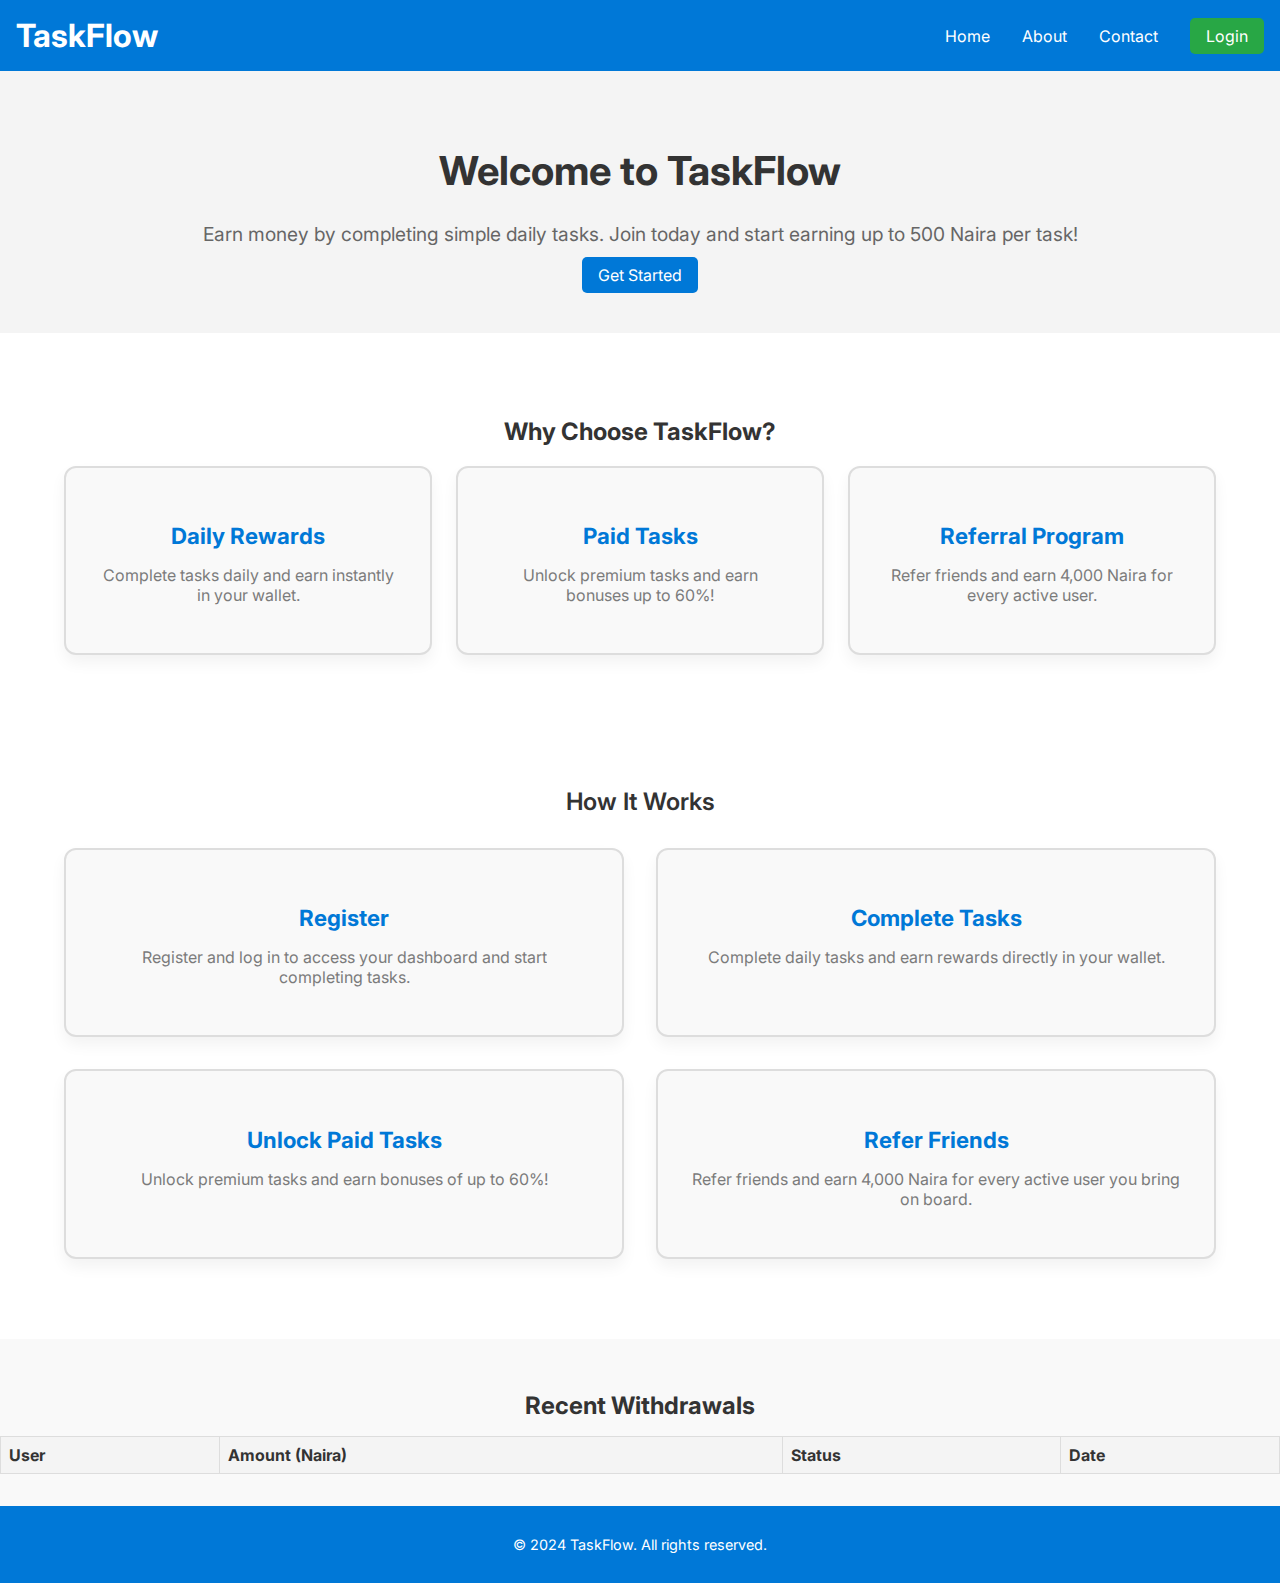
<file: index.html>
<!DOCTYPE html>
<html lang="en">
<head>
  <meta charset="UTF-8">
  <meta name="viewport" content="width=device-width, initial-scale=1.0">
  <title>TaskFlow - Earn While You Complete Tasks</title>
  <link rel="stylesheet" href="styles.css">
  <link rel="preconnect" href="https://fonts.googleapis.com">
  <link href="https://fonts.googleapis.com/css2?family=Inter:wght@400;600;700&display=swap" rel="stylesheet">
</head>
<body>
    <header>
        <h1>TaskFlow</h1>
        <button class="menu-toggle">☰</button>
        <nav>
          <ul>
            <li><a href="index.html">Home</a></li>
            <li><a href="about.html">About</a></li>
            <li><a href="contact.html">Contact</a></li>
            <li><a href="login_signup.html" class="login-button">Login</a>

          </ul>
        </nav>
      </header>
      
      

  <main>
    <div class="homepage">
        <section class="hero">
          <div class="container">
            <h1>Welcome to TaskFlow</h1>
            <p>Earn money by completing simple daily tasks. Join today and start earning up to 500 Naira per task!</p>
            <a href="login_signup.html" class="cta-button">Get Started</a>
          </div>
        </section>
      
        <section class="features">
          <div class="container">
            <h2>Why Choose TaskFlow?</h2>
            <div class="features-grid">
              <div class="feature-item">
                <h3>Daily Rewards</h3>
                <p>Complete tasks daily and earn instantly in your wallet.</p>
              </div>
              <div class="feature-item">
                <h3>Paid Tasks</h3>
                <p>Unlock premium tasks and earn bonuses up to 60%!</p>
              </div>
              <div class="feature-item">
                <h3>Referral Program</h3>
                <p>Refer friends and earn 4,000 Naira for every active user.</p>
              </div>
            </div>
          </div>
        </section>
      
        <section class="how-it-works">
            <div class="container">
              <h2>How It Works</h2>
              <div class="features-grid">
                <div class="feature-item">
                  <h3>Register</h3>
                  <p>Register and log in to access your dashboard and start completing tasks.</p>
                </div>
                <div class="feature-item">
                  <h3>Complete Tasks</h3>
                  <p>Complete daily tasks and earn rewards directly in your wallet.</p>
                </div>
                <div class="feature-item">
                  <h3>Unlock Paid Tasks</h3>
                  <p>Unlock premium tasks and earn bonuses of up to 60%!</p>
                </div>
                <div class="feature-item">
                  <h3>Refer Friends</h3>
                  <p>Refer friends and earn 4,000 Naira for every active user you bring on board.</p>
                </div>
              </div>
            </div>
          </section>
          
          
          

        <section id="recent-withdrawals">
            <h2>Recent Withdrawals</h2>
            <table id="withdrawal-table">
              <thead>
                <tr>
                  <th>User</th>
                  <th>Amount (Naira)</th>
                  <th>Status</th>
                  <th>Date</th>
                </tr>
              </thead>
              <tbody id="withdrawal-list">
                <!-- Data will be populated here dynamically -->
              </tbody>
            </table>
          </section>
          
      </div>
      
  </main>

  <footer>
    <div class="container">
      <p>© 2024 TaskFlow. All rights reserved.</p>
    </div>
  </footer>

  <script src="scripts.js"></script>
</body>
</html>
</file>
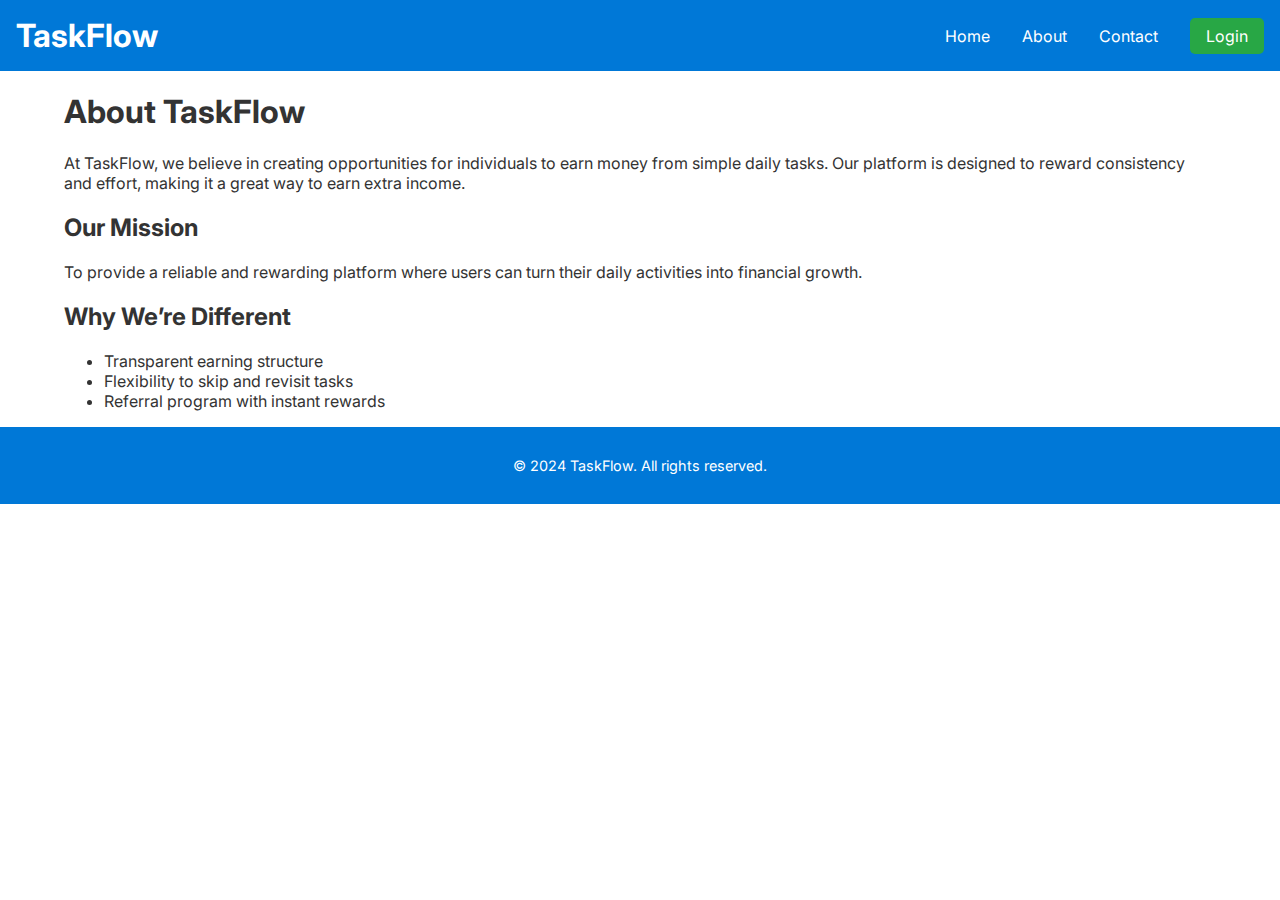
<file: about.html>
<!DOCTYPE html>
<html lang="en">
<head>
  <meta charset="UTF-8">
  <meta name="viewport" content="width=device-width, initial-scale=1.0">
  <title>TaskFlow - Earn While You Complete Tasks</title>
  <link rel="stylesheet" href="styles.css">
  <link rel="preconnect" href="https://fonts.googleapis.com">
  <link href="https://fonts.googleapis.com/css2?family=Inter:wght@400;600;700&display=swap" rel="stylesheet">
</head>
<body>
    <header>
        <h1>TaskFlow</h1>
        <button class="menu-toggle">☰</button>
        <nav>
          <ul>
            <li><a href="index.html">Home</a></li>
            <li><a href="about.html">About</a></li>
            <li><a href="contact.html">Contact</a></li>
            <li><a href="login_signup.html" class="login-button">Login</a>

          </ul>
        </nav>
      </header>

  <main>
    <div class="about">
        <div class="container">
          <h1>About TaskFlow</h1>
          <p>At TaskFlow, we believe in creating opportunities for individuals to earn money from simple daily tasks. Our platform is designed to reward consistency and effort, making it a great way to earn extra income.</p>
      
          <h2>Our Mission</h2>
          <p>To provide a reliable and rewarding platform where users can turn their daily activities into financial growth.</p>
      
          <h2>Why We’re Different</h2>
          <ul>
            <li>Transparent earning structure</li>
            <li>Flexibility to skip and revisit tasks</li>
            <li>Referral program with instant rewards</li>
          </ul>
        </div>
      </div>
      
  </main>

  <footer>
    <div class="container">
      <p>© 2024 TaskFlow. All rights reserved.</p>
    </div>
  </footer>

  <script src="scripts.js"></script>
</body>
</html>
</file>
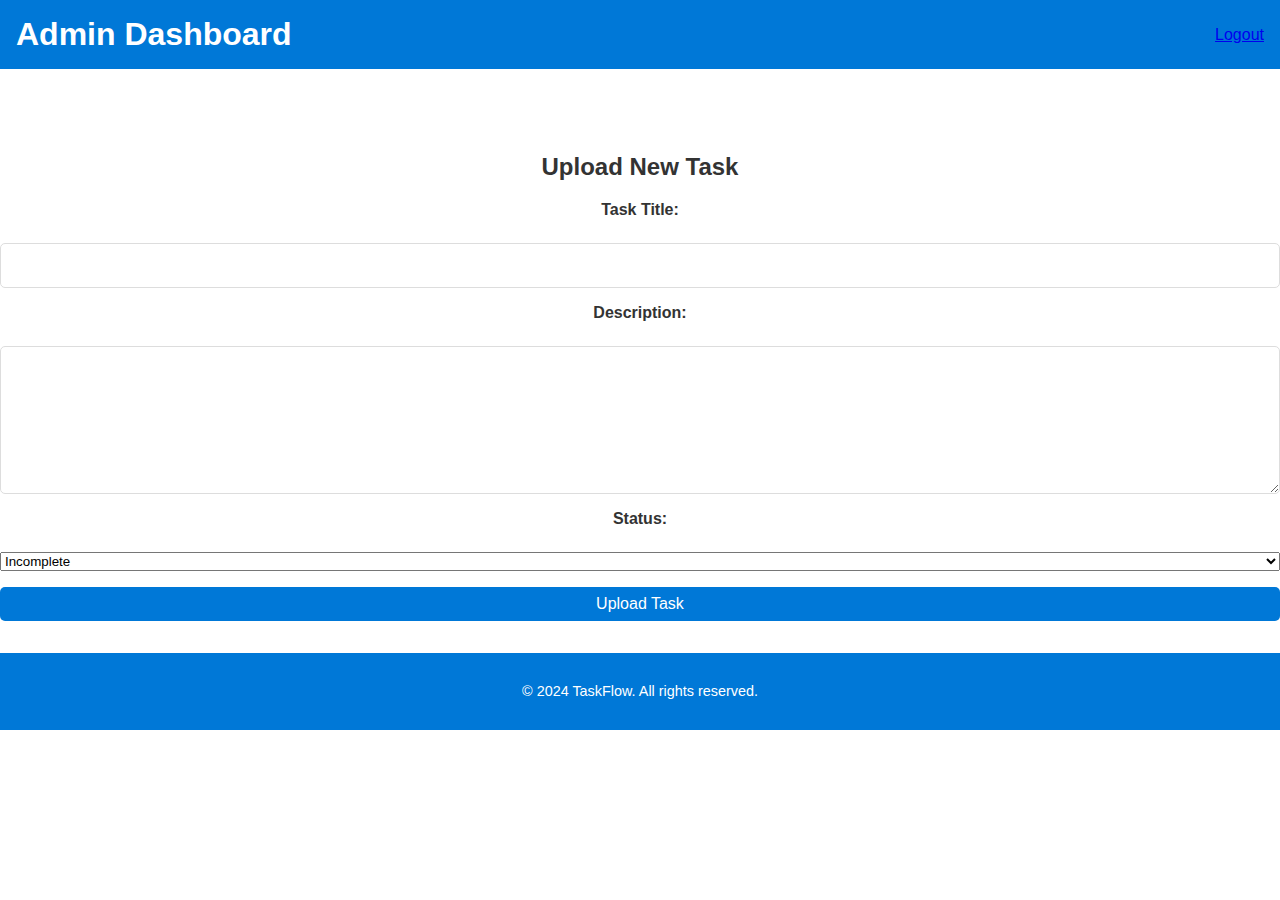
<file: admin-dashboard.html>
<!DOCTYPE html>
<html lang="en">
<head>
  <meta charset="UTF-8">
  <meta name="viewport" content="width=device-width, initial-scale=1.0">
  <title>Admin Dashboard - TaskFlow</title>
  <link rel="stylesheet" href="styles.css">
</head>
<body>
  <header>
    <h1>Admin Dashboard</h1>
    <nav>
      <a href="logout.php">Logout</a>
    </nav>
  </header>

  <main>
    <section id="upload-task">
      <h2>Upload New Task</h2>
      <form id="task-form" action="upload-task.php" method="POST">
        <label for="task-title">Task Title:</label>
        <input type="text" id="task-title" name="title" required>
        
        <label for="task-description">Description:</label>
        <textarea id="task-description" name="description" required></textarea>

        <label for="task-status">Status:</label>
        <select id="task-status" name="status">
          <option value="Incomplete">Incomplete</option>
          <option value="Completed">Completed</option>
        </select>

        <button type="submit">Upload Task</button>
      </form>
    </section>
  </main>

  <footer>
    <p>&copy; 2024 TaskFlow. All rights reserved.</p>
  </footer>
</body>
</html>
</file>
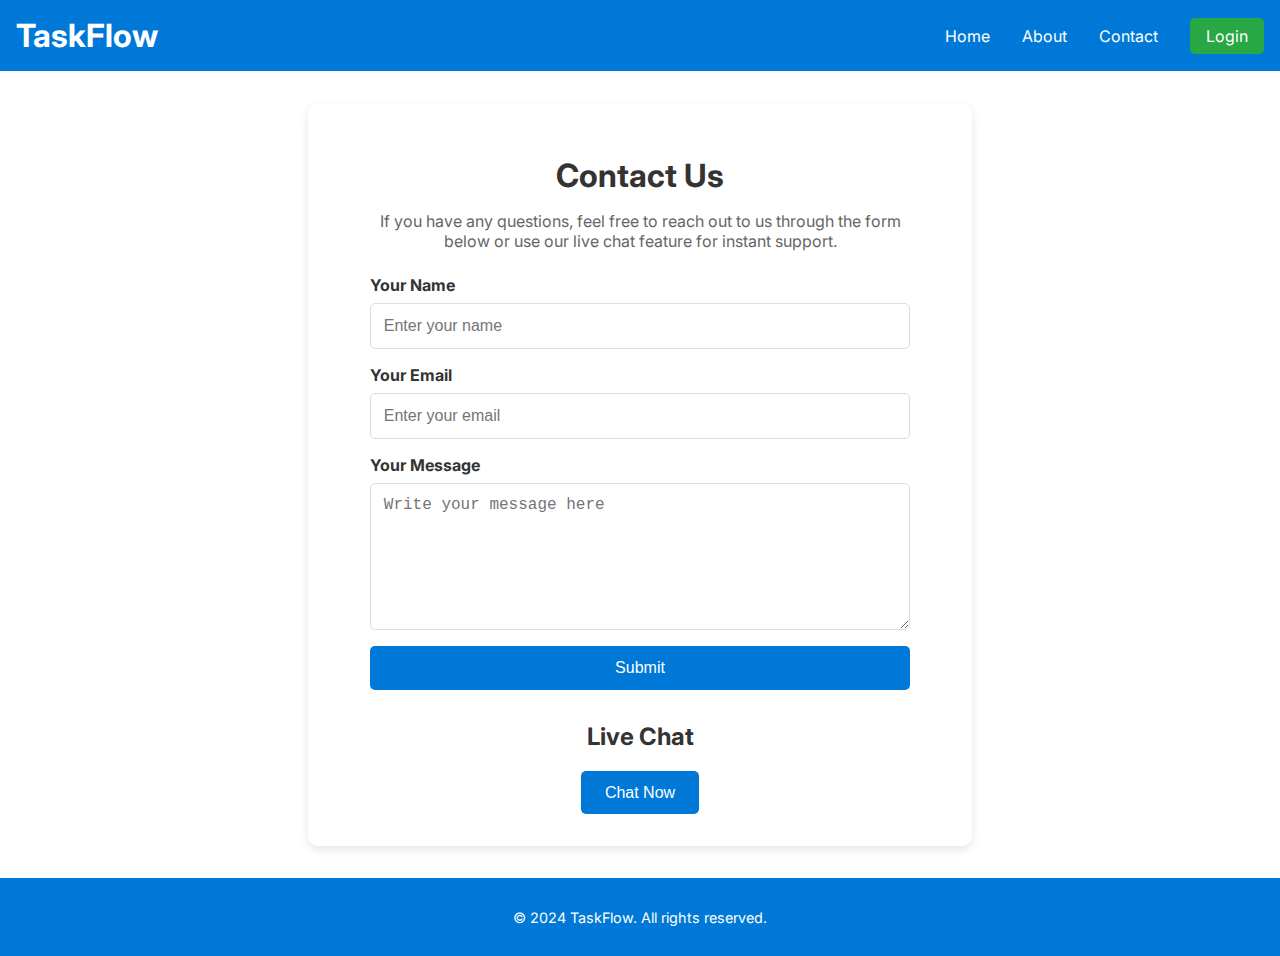
<file: contact.html>
<!DOCTYPE html>
<html lang="en">
<head>
  <meta charset="UTF-8">
  <meta name="viewport" content="width=device-width, initial-scale=1.0">
  <title>TaskFlow - Earn While You Complete Tasks</title>
  <link rel="stylesheet" href="styles.css">
  <link rel="preconnect" href="https://fonts.googleapis.com">
  <link href="https://fonts.googleapis.com/css2?family=Inter:wght@400;600;700&display=swap" rel="stylesheet">
</head>
<body>
    <header>
        <h1>TaskFlow</h1>
        <button class="menu-toggle">☰</button>
        <nav>
          <ul>
            <li><a href="index.html">Home</a></li>
            <li><a href="about.html">About</a></li>
            <li><a href="contact.html">Contact</a></li>
            <li><a href="login_signup.html" class="login-button">Login</a>

          </ul>
        </nav>
      </header>

  <main>
    <div class="contact">
        <div class="container">
          <h1>Contact Us</h1>
          <p>If you have any questions, feel free to reach out to us through the form below or use our live chat feature for instant support.</p>
      
          <form id="contact-form">
            <div class="form-group">
              <label for="name">Your Name</label>
              <input type="text" id="name" name="name" placeholder="Enter your name" required>
            </div>
      
            <div class="form-group">
              <label for="email">Your Email</label>
              <input type="email" id="email" name="email" placeholder="Enter your email" required>
            </div>
      
            <div class="form-group">
              <label for="message">Your Message</label>
              <textarea id="message" name="message" placeholder="Write your message here" required></textarea>
            </div>
      
            <button type="submit" class="submit-button">Submit</button>
          </form>
        </div>
      
        <div id="live-chat">
          <h2>Live Chat</h2>
          <button id="chat-button">Chat Now</button>
        </div>
      </div>
      
  </main>

  <footer>
    <div class="container">
      <p>© 2024 TaskFlow. All rights reserved.</p>
    </div>
  </footer>

  <script src="scripts.js"></script>
</body>
</html>
</file>
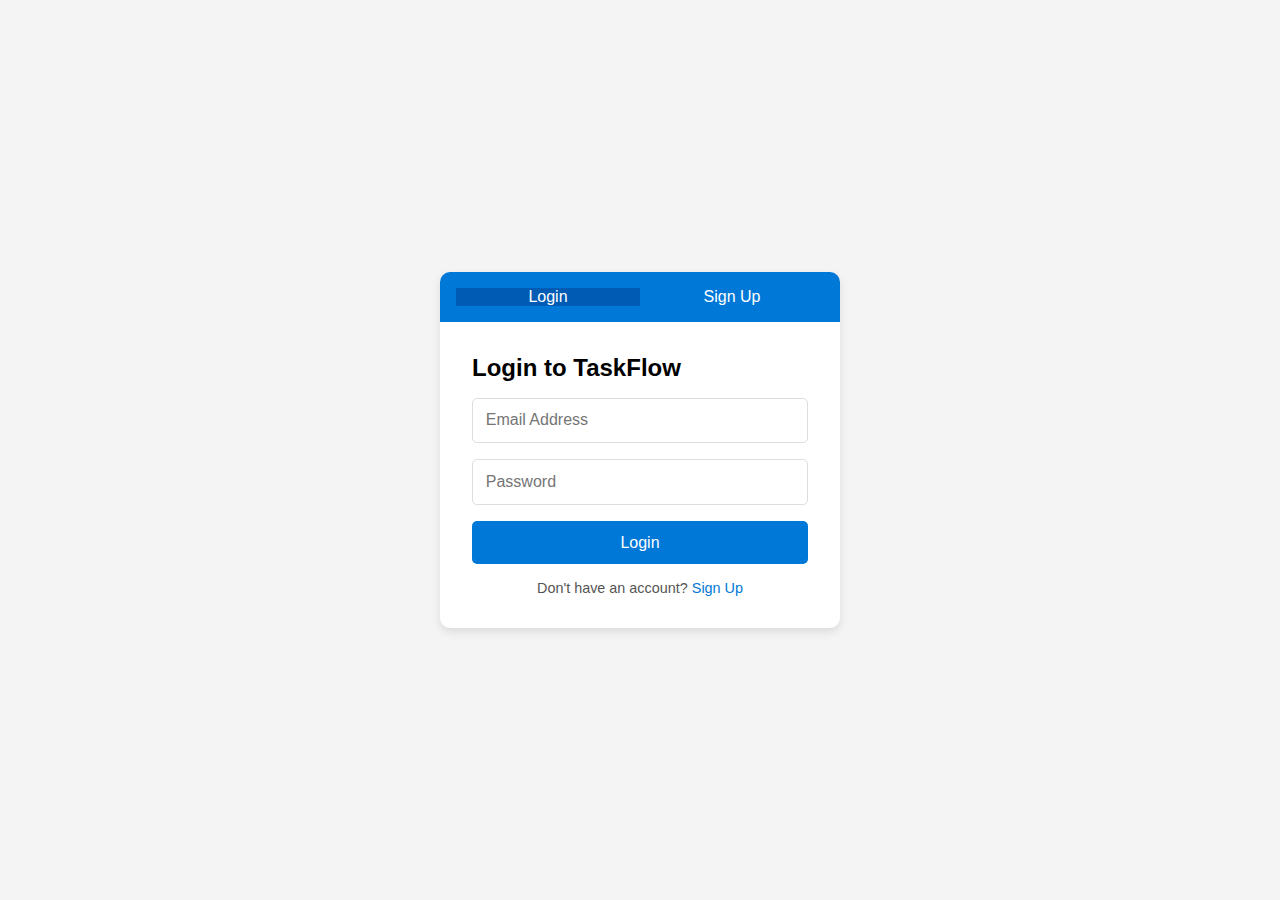
<file: login_signup.html>
<!DOCTYPE html>
<html lang="en">
<head>
    <meta charset="UTF-8">
    <meta name="viewport" content="width=device-width, initial-scale=1.0">
    <title>TaskFlow - Login & Sign Up</title>
    <style>
        * {
            margin: 0;
            padding: 0;
            box-sizing: border-box;
            font-family: 'Arial', sans-serif;
        }

        body {
            display: flex;
            justify-content: center;
            align-items: center;
            min-height: 100vh;
            background-color: #f4f4f4;
        }

        .auth-container {
            width: 100%;
            max-width: 400px;
            background: #ffffff;
            box-shadow: 0 4px 10px rgba(0, 0, 0, 0.1);
            border-radius: 10px;
            overflow: hidden;
        }

        .tabs {
            display: flex;
            justify-content: space-around;
            background: #0078d7;
            padding: 1rem;
            color: #ffffff;
        }

        .tabs button {
            flex: 1;
            background: none;
            border: none;
            color: inherit;
            font-size: 1rem;
            cursor: pointer;
            transition: background 0.3s;
        }

        .tabs button:hover {
            background: #005bb5;
        }

        .tabs button.active {
            background: #005bb5;
        }

        .form-container {
            padding: 2rem;
        }

        .form-container form {
            display: flex;
            flex-direction: column;
            gap: 1rem;
        }

        .form-container input {
            padding: 0.8rem;
            font-size: 1rem;
            border: 1px solid #ddd;
            border-radius: 5px;
        }

        .form-container button {
            background: #0078d7;
            color: #fff;
            border: none;
            padding: 0.8rem;
            font-size: 1rem;
            border-radius: 5px;
            cursor: pointer;
            transition: background 0.3s;
        }

        .form-container button:hover {
            background: #005bb5;
        }

        .form-container p {
            font-size: 0.9rem;
            text-align: center;
            color: #555;
        }

        .form-container p a {
            color: #0078d7;
            text-decoration: none;
        }

        .form-container p a:hover {
            text-decoration: underline;
        }

        @media (max-width: 480px) {
            .auth-container {
                margin: 0 1rem;
            }

            .tabs {
                flex-direction: column;
                align-items: center;
            }

            .tabs button {
                margin: 0.3rem 0;
            }
        }
    </style>
</head>
<body>
    <div class="auth-container">
        <div class="tabs">
            <button id="login-tab" class="active" onclick="showLogin()">Login</button>
            <button id="signup-tab" onclick="showSignUp()">Sign Up</button>
        </div>

        <div class="form-container">
            <form id="login-form">
                <h2>Login to TaskFlow</h2>
                <input type="email" placeholder="Email Address" required>
                <input type="password" placeholder="Password" required>
                <button type="../user.html">Login</button>
                <p>Don't have an account? <a href="#" onclick="showSignUp()">Sign Up</a></p>
            </form>

            <form id="signup-form" style="display: none;">
                <h2>Sign Up for TaskFlow</h2>
                <input type="text" placeholder="Full Name" required>
                <input type="email" placeholder="Email Address" required>
                <input type="password" placeholder="Password" required>
                <input type="password" placeholder="Confirm Password" required>
                <button type="submit">Sign Up</button>
                <p>Already have an account? <a href="#" onclick="showLogin()">Login</a></p>
            </form>
        </div>
    </div>

    <script>
        const loginTab = document.getElementById('login-tab');
        const signupTab = document.getElementById('signup-tab');
        const loginForm = document.getElementById('login-form');
        const signupForm = document.getElementById('signup-form');

        function showLogin() {
            loginTab.classList.add('active');
            signupTab.classList.remove('active');
            loginForm.style.display = 'block';
            signupForm.style.display = 'none';
        }

        function showSignUp() {
            signupTab.classList.add('active');
            loginTab.classList.remove('active');
            signupForm.style.display = 'block';
            loginForm.style.display = 'none';
        }
    </script>
</body>
</html>
</file>
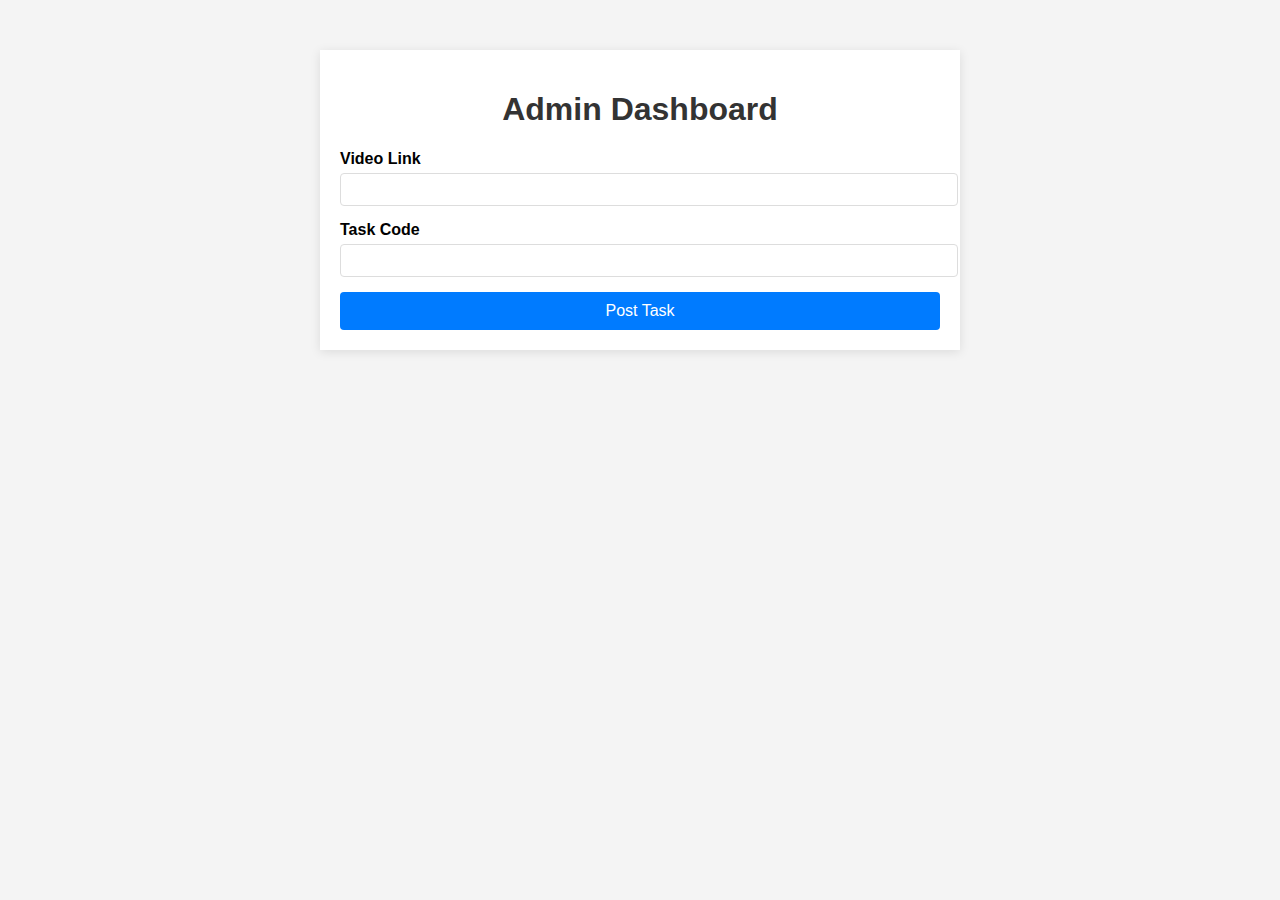
<file: dashboard/admin.html>
<!DOCTYPE html>
<html lang="en">
<head>
    <meta charset="UTF-8">
    <meta name="viewport" content="width=device-width, initial-scale=1.0">
    <title>Admin Panel</title>
    <link rel="stylesheet" href="admin.css">
</head>
<body>
    <div class="admin-panel">
        <h1>Admin Dashboard</h1>
        <form method="POST" action="server.php">
            <div class="form-group">
                <label for="video_link">Video Link</label>
                <input type="url" id="video_link" name="video_link" required>
            </div>
            <div class="form-group">
                <label for="task_code">Task Code</label>
                <input type="text" id="task_code" name="task_code" required>
            </div>
            <button type="submit" name="postTask">Post Task</button>
        </form>
    </div>
</body>
</html>
</file>
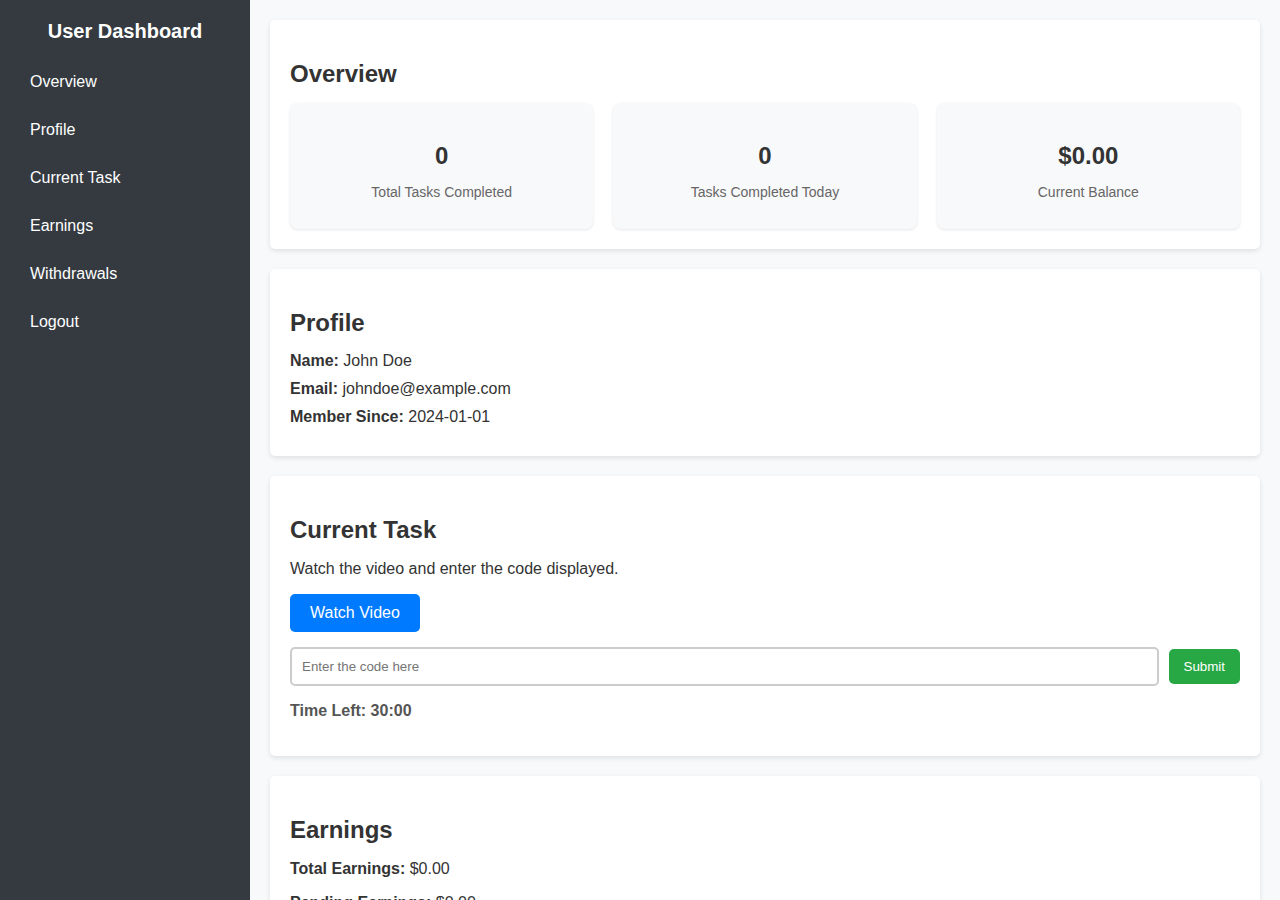
<file: dashboard/user.html>
<!DOCTYPE html>
<html lang="en">
<head>
    <meta charset="UTF-8">
    <meta name="viewport" content="width=device-width, initial-scale=1.0">
    <title>User Dashboard</title>
    <link rel="stylesheet" href="user.css">
    <script src="user.js" defer></script>
</head>
<body>
    <button class="menu-toggle" id="menuToggle">☰ Menu</button>

    <div class="dashboard">
        <aside class="sidebar">
            <h2>User Dashboard</h2>
            <ul>
                <li><a href="#overview">Overview</a></li>
                <li><a href="#profile">Profile</a></li>
                <li><a href="#task">Current Task</a></li>
                <li><a href="#earnings">Earnings</a></li>
                <li><a href="#withdrawals">Withdrawals</a></li>
                <li><a href="#logout" id="logoutBtn">Logout</a></li>
            </ul>
        </aside>

        <main class="content">
            <section id="overview" class="card">
                <h2>Overview</h2>
                <div class="stats">
                    <div class="stat-item">
                        <h3 id="totalTasks">0</h3>
                        <p>Total Tasks Completed</p>
                    </div>
                    <div class="stat-item">
                        <h3 id="tasksToday">0</h3>
                        <p>Tasks Completed Today</p>
                    </div>
                    <div class="stat-item">
                        <h3 id="userBalance">$0.00</h3>
                        <p>Current Balance</p>
                    </div>
                </div>
            </section>

            <section id="profile" class="card">
                <h2>Profile</h2>
                <div class="profile-details">
                    <p><strong>Name:</strong> <span id="userName">John Doe</span></p>
                    <p><strong>Email:</strong> <span id="userEmail">johndoe@example.com</span></p>
                    <p><strong>Member Since:</strong> <span id="userSince">2024-01-01</span></p>
                </div>
            </section>

            <section id="task" class="card">
                <h2>Current Task</h2>
                <div id="taskContainer">
                    <p id="taskDescription">No task currently available.</p>
                    <a id="taskLink" href="#" target="_blank" class="task-link hidden">Watch Video</a>
                    <div class="input-group hidden" id="codeInputGroup">
                        <input type="text" id="codeInput" placeholder="Enter the code here">
                        <button id="submitCode">Submit</button>
                    </div>
                    <p id="taskStatus"></p>
                    <p id="timer">Time Left: <span id="timeRemaining">30:00</span></p>
                </div>
            </section>

            <section id="earnings" class="card">
                <h2>Earnings</h2>
                <p><strong>Total Earnings:</strong> <span id="totalEarnings">$0.00</span></p>
                <p><strong>Pending Earnings:</strong> <span id="pendingEarnings">$0.00</span></p>
            </section>

            <section id="withdrawals" class="card">
                <h2>Withdrawal History</h2>
                <ul id="withdrawalHistory">
                    <li>No withdrawals yet.</li>
                </ul>
            </section>
        </main>
    </div>
</body>
</html>
</file>
<file: styles.css>
/* General Styles */
body {
    font-family: 'Inter', sans-serif;
    margin: 0;
    padding: 0;
    color: #333;
  }
  
  .container {
    width: 90%;
    max-width: 1200px;
    margin: 0 auto;
  }
  
  /* Header Styles */
  header {
    background: #0078d7;
    color: #fff;
    padding: 1rem ;
    display: flex;
    align-items: center;
    justify-content: space-between;
    position: relative;
  }
  
  header h1 {
    margin: 0;
  }
  
  header nav ul {
    list-style: none;
    padding: 0;
    margin: 0;
    display: flex;
    justify-content: flex-end;
    gap: 2rem;
  }
  
  header nav ul li a {
    color: #fff;
    text-decoration: none;
    font-size: 1rem;
    transition: color 0.2s;
  }
  
  header nav ul li a:hover {
    color: #ffd700; /* Highlight on hover */
  }
  
  /* Mobile Menu Toggle Button */
  .menu-toggle {
    display: none;
    background: none;
    border: none;
    color: #fff;
    font-size: 1.8rem;
    cursor: pointer;
  }
  
  /* Responsive Menu */
  @media (max-width: 768px) {
    .menu-toggle {
      display: block;
    }
  
    nav {
      position: absolute;
      top: 100%;
      left: 0;
      width: 100%;
      background: #0078d7;
      transform: translateY(-200%);
      visibility: hidden;
      opacity: 0;
      transition: transform 0.3s ease, opacity 0.3s ease;
      z-index: 10;
    }
  
    nav.active {
      transform: translateY(0);
      visibility: visible;
      opacity: 1;
    }
  
    nav ul {
      flex-direction: column;
      gap: 1rem;
      padding: 1rem 0;
      align-items: center;
    }
  }
  
  /* Hero Section */
  .hero {
    text-align: center;
    padding: 3rem 0;
    background: #f4f4f4;
    margin:0;
  }
  
  .hero h1 {
    font-size: 2.5rem;
  }
  
  .hero p {
    font-size: 1.2rem;
    color: #666;
  }
  
  /* Features Section */
  .features-grid {
    display: grid;
    grid-template-columns: repeat(3, 1fr);
    gap: 1.5rem;
  }
  
  @media (max-width: 768px) {
    .features-grid {
      grid-template-columns: 1fr; /* Stacks features in one column */
    }
  }
  
  .feature-item {
    background: #e0f7fa;
    padding: 1rem;
    border-radius: 5px;
    text-align: center;
  }
  
  /* Form Styles */
  form {
    display: flex;
    flex-direction: column;
    gap: 1rem;
  }
  
  button, .cta-button, .login-button {
    background: #0078d7;
    color: #fff;
    border: none;
    padding: 0.5rem 1rem;
    border-radius: 5px;
    cursor: pointer;
    font-size: 1rem;
    transition: background 0.2s;
    display: inline;
    text-decoration: none;
    text-align: center;
  }


  
  /* Hover effect */
  button:hover, .cta-button:hover, .login-button:hover {
    background: #005bb5;
  }
  
  /* Login Button Specific Styling */
  a.login-button {
    background: #28a745; /* Green background for Login button */
  }
  
  a.login-button:hover {
    background: #218838; /* Darker green on hover */
    transform: scale(1.05); /* Slight grow effect on hover */
    color:#e0f7fa;
  }
  
  /* Footer Styles */
  footer {
    text-align: center;
    padding: 1rem 0;
    background: #0078d7;
    color: #fff;
    font-size: 0.9rem;
  }
  
  footer a {
    color: #ffd700;
    text-decoration: none;
  }
  
  footer a:hover {
    text-decoration: underline;
  }
  
  /* Responsiveness for Footer */
  @media (max-width: 768px) {
    footer {
      font-size: 0.8rem;
    }
  }
  /* General Section Styling */
section {
    margin-top: 2rem;
    padding: 2rem 0; /* Adjust padding to match other sections */
    text-align: center; /* Aligns headings in the center */
  }
  
  /* Recent Withdrawals Section */
  #recent-withdrawals h2 {
     margin-bottom: 1rem; /* Adds space between heading and table */
  }
  
  #recent-withdrawals {
    padding: 2rem 0;
    background-color: #f9f9f9; /* Optional: Add a background to match other sections */
  }
  
  #withdrawal-table {
    width: 100%;
    border-collapse: collapse;
  }
  
  #withdrawal-table th, #withdrawal-table td {
    border: 1px solid #ddd;
    padding: 8px;
    text-align: left;
  }
  
  #withdrawal-table th {
    background-color: #f4f4f4;
  }
  
  #withdrawal-table td {
    background-color: #f9f9f9;
  }
  
 /* General Section Styling */
.how-it-works {
  margin-top: 2rem;
  padding: 3rem 0;
  text-align: center;
}

.how-it-works h2 {
  margin-bottom: 2rem;
  font-weight: 600;
}

/* Grid Layout */
.how-it-works .features-grid {
  display: grid;
  grid-template-columns: repeat(2, 1fr);
  gap: 2rem;
}

@media (max-width: 768px) {
  .how-it-works .features-grid {
    grid-template-columns: 1fr;
  }
}

/* Common Feature Item Styling */
.feature-item {
  padding: 2rem;
  color: #333;
  text-align: center;
  font-size: 1.1rem;
  position: relative;
  box-shadow: 0 8px 15px rgba(0, 0, 0, 0.05); /* Subtle shadow */
  background-color: #f9f9f9; /* Light background for a clean look */
  border-radius: 12px;
  transition: transform 0.3s ease, box-shadow 0.3s ease;
  border: 2px solid #ddd; /* Light border */
}

/* Header text in each feature item */
.feature-item h3 {
  font-size: 1.4rem;
  margin-bottom: 1rem;
  color: #0078d7; /* Consistent theme color for headings */
}

/* Paragraph styling for each feature item */
.feature-item p {
  font-size: 1rem;
  color: #666;
  opacity: 0.85;
}

/* Hover Effects */
.feature-item:hover {
  transform: translateY(-5px); /* Slight lift effect */
  box-shadow: 0 15px 30px rgba(0, 0, 0, 0.1); /* Enhanced shadow */
}

.feature-item:hover p {
  opacity: 1;
}

/* Specific Creative Shape Styling */

/* Rounded Shape */
.feature-item.rounded {
  background: #fff; /* Lighter background for a clean look */
  border-radius: 20px; /* Subtle round corners */
  border: 1px solid #0078d7; /* Border matching the theme color */
}

/* Star Shape */
.feature-item.star {
  clip-path: polygon(50% 0%, 61% 35%, 98% 35%, 68% 57%, 79% 91%, 50% 70%, 21% 91%, 32% 57%, 2% 35%, 39% 35%);
  background: linear-gradient(45deg, #f3f3f3, #e1e1e1); /* Soft gradient */
  color: #333;
  border: 1px solid #bbb;
}

/* Oval Shape */
.feature-item.oval {
  border-radius: 50%;
  background: #f9f9f9; /* Very light background */
  padding: 2rem;
  border: 1px solid #ddd; /* Subtle border */
  box-shadow: 0 4px 10px rgba(0, 0, 0, 0.05); /* Soft shadow */
}

/* Heart Shape */
.feature-item.heart {
  clip-path: polygon(50% 0%, 61% 15%, 71% 26%, 81% 40%, 100% 69%, 78% 100%, 50% 82%, 22% 100%, 0% 69%, 19% 40%, 29% 26%, 39% 15%);
  background: linear-gradient(135deg, #f4f4f4, #e9e9e9); /* Subtle gradient */
  color: #333;
  border: 1px solid #ddd; /* Soft border */
}

/* Responsive Design */
@media (max-width: 768px) {
  .feature-item {
    padding: 1.5rem;
    font-size: 1rem;
  }

  .feature-item h3 {
    font-size: 1.3rem;
  }
}

/* Contact Page Specific Styles */
.contact {
    background-color: #ffffff;
    border-radius: 10px;
    box-shadow: 0 4px 10px rgba(0, 0, 0, 0.1);
    padding: 2rem;
    max-width: 600px;
    margin: 2rem auto;
}

.contact h1 {
    text-align: center;
    margin-bottom: 1rem;
    font-size: 2rem;
}

.contact p {
    text-align: center;
    margin-bottom: 1.5rem;
    color: #666;
}

/* Form Styles */
form {
    display: flex;
    flex-direction: column;
    gap: 1rem;
}

.form-group {
    display: flex;
    flex-direction: column;
}

label {
    font-weight: bold;
    margin-bottom: 0.5rem;
    color: #333;
}

input, textarea {
    font-size: 1rem;
    padding: 0.8rem;
    border: 1px solid #ddd;
    border-radius: 5px;
    transition: border-color 0.3s;
}

input:focus, textarea:focus {
    border-color: #0078d7;
    outline: none;
    box-shadow: 0 0 5px rgba(0, 120, 215, 0.5);
}

textarea {
    resize: vertical;
    min-height: 120px;
}

.submit-button {
    background-color: #0078d7;
    color: #ffffff;
    border: none;
    padding: 0.8rem;
    font-size: 1rem;
    border-radius: 5px;
    cursor: pointer;
    transition: background-color 0.3s;
}

.submit-button:hover {
    background-color: #005bb5;
}

/* Live Chat Section */
#live-chat {
    margin-top: 2rem;
    text-align: center;
}

#chat-button {
    background-color: #0078d7;
    color: #ffffff;
    border: none;
    padding: 0.8rem 1.5rem;
    font-size: 1rem;
    border-radius: 5px;
    cursor: pointer;
    transition: background-color 0.3s;
}

#chat-button:hover {
    background-color: #005bb5;
}

/* Responsive Styles for Contact Page */
@media (max-width: 480px) {
    .contact {
        margin: 1rem;
        padding: 1.5rem;
    }

    h1 {
        font-size: 1.5rem;
    }

    p {
        font-size: 0.9rem;
    }
}
</file>
<file: dashboard/admin.css>
body {
    font-family: Arial, sans-serif;
    background: #f4f4f4;
}

.admin-panel {
    max-width: 600px;
    margin: 50px auto;
    padding: 20px;
    background: white;
    box-shadow: 0 2px 10px rgba(0, 0, 0, 0.1);
}

h1 {
    text-align: center;
    color: #333;
}

.form-group {
    margin-bottom: 15px;
}

label {
    display: block;
    font-weight: bold;
}

input {
    width: 100%;
    padding: 8px;
    border: 1px solid #ddd;
    border-radius: 4px;
    margin-top: 5px;
}

button {
    width: 100%;
    padding: 10px;
    background: #007bff;
    border: none;
    border-radius: 4px;
    color: white;
    font-size: 16px;
    cursor: pointer;
}

button:hover {
    background: #0056b3;
}
</file>
<file: dashboard/user.css>
body {
    margin: 0;
    font-family: Arial, sans-serif;
    background-color: #f4f4f4;
    color: #333;
}

.dashboard {
    display: flex;
    height: 100vh;
}

.sidebar {
    width: 250px;
    background-color: #343a40;
    color: white;
    padding: 20px;
    box-shadow: 2px 0 5px rgba(0, 0, 0, 0.1);
}

.sidebar h2 {
    margin-bottom: 20px;
    text-align: center;
}

.sidebar ul {
    list-style: none;
    padding: 0;
}

.sidebar ul li {
    margin-bottom: 15px;
}

.sidebar ul li a {
    color: white;
    text-decoration: none;
    font-size: 16px;
    display: block;
    padding: 10px;
    border-radius: 4px;
    transition: background 0.3s;
}

.sidebar ul li a:hover {
    background: #495057;
}

.content {
    flex: 1;
    padding: 20px;
    overflow-y: auto;
}

.card {
    background: white;
    padding: 20px;
    border-radius: 8px;
    margin-bottom: 20px;
    box-shadow: 0 2px 4px rgba(0, 0, 0, 0.1);
}

.card h2 {
    margin-bottom: 15px;
}

.stats {
    display: flex;
    justify-content: space-between;
    gap: 20px;
}

.stat-item {
    flex: 1;
    background: #f8f9fa;
    padding: 15px;
    border-radius: 8px;
    text-align: center;
    box-shadow: 0 1px 3px rgba(0, 0, 0, 0.1);
}

.stat-item h3 {
    font-size: 24px;
    margin-bottom: 5px;
}

.stat-item p {
    font-size: 14px;
    color: #666;
}

.profile-details p {
    margin: 10px 0;
}

#withdrawalHistory {
    list-style: none;
    padding: 0;
}

#withdrawalHistory li {
    background: #f8f9fa;
    margin-bottom: 10px;
    padding: 10px;
    border-radius: 4px;
    box-shadow: 0 1px 3px rgba(0, 0, 0, 0.1);
}


/* Maintain existing styles and add specific styles for task */
.task-link {
    display: inline-block;
    background: #007bff;
    color: white;
    padding: 10px 20px;
    border-radius: 5px;
    text-decoration: none;
    margin-bottom: 15px;
    transition: background 0.3s;
}

.task-link:hover {
    background: #0056b3;
}

.input-group {
    display: flex;
    align-items: center;
    gap: 10px;
    margin-bottom: 10px;
}

#codeInput {
    flex: 1;
    padding: 10px;
    border: 2px solid #ccc;
    border-radius: 5px;
}

#codeInput.invalid {
    border-color: red;
}

#submitCode {
    background: #28a745;
    color: white;
    padding: 10px 15px;
    border: none;
    border-radius: 5px;
    cursor: pointer;
}

#submitCode:hover {
    background: #218838;
}

#taskStatus {
    font-weight: bold;
    margin-top: 10px;
}

.hidden {
    display: none;
}

#timer {
    margin-top: 10px;
    font-weight: bold;
    color: #555;
}
/* General Styles */
body {
    margin: 0;
    font-family: Arial, sans-serif;
    display: flex;
    flex-direction: column;
}

.dashboard {
    display: flex;
    flex-wrap: nowrap;
    height: 100vh;
    overflow: hidden;
}

.sidebar {
    width: 250px;
    background: #343a40;
    color: white;
    flex-shrink: 0;
    display: flex;
    flex-direction: column;
    padding: 20px;
    box-sizing: border-box;
}

.sidebar h2 {
    margin: 0 0 20px;
    font-size: 20px;
    text-align: center;
}

.sidebar ul {
    list-style: none;
    padding: 0;
    margin: 0;
}

.sidebar ul li {
    margin-bottom: 10px;
}

.sidebar ul li a {
    color: white;
    text-decoration: none;
    padding: 10px;
    display: block;
    border-radius: 5px;
    transition: background 0.3s;
}

.sidebar ul li a:hover {
    background: #495057;
}

.content {
    flex-grow: 1;
    padding: 20px;
    overflow-y: auto;
    background: #f8f9fa;
}

.card {
    background: white;
    border-radius: 5px;
    padding: 20px;
    margin-bottom: 20px;
    box-shadow: 0 2px 5px rgba(0, 0, 0, 0.1);
}

/* Responsive Menu Toggle */
.menu-toggle {
    display: none;
    background: #343a40;
    color: white;
    border: none;
    font-size: 20px;
    padding: 10px 20px;
    cursor: pointer;
    width: 100%;
    text-align: left;
    box-sizing: border-box;
}

.menu-toggle:focus {
    outline: none;
}

.sidebar.hidden {
    display: none;
}

/* Mobile Styles */
@media (max-width: 768px) {
    .dashboard {
        flex-direction: column;
    }

    .sidebar {
        position: absolute;
        left: 0;
        top: 0;
        height: 100%;
        z-index: 1000;
        transition: transform 0.3s ease;
        transform: translateX(-100%);
    }

    .sidebar.open {
        transform: translateX(0);
    }

    .content {
        padding: 10px;
    }

    .menu-toggle {
        display: block;
    }

    .sidebar ul li {
        margin-bottom: 5px;
    }

    .card {
        padding: 15px;
        margin-bottom: 15px;
    }
}
</file>
